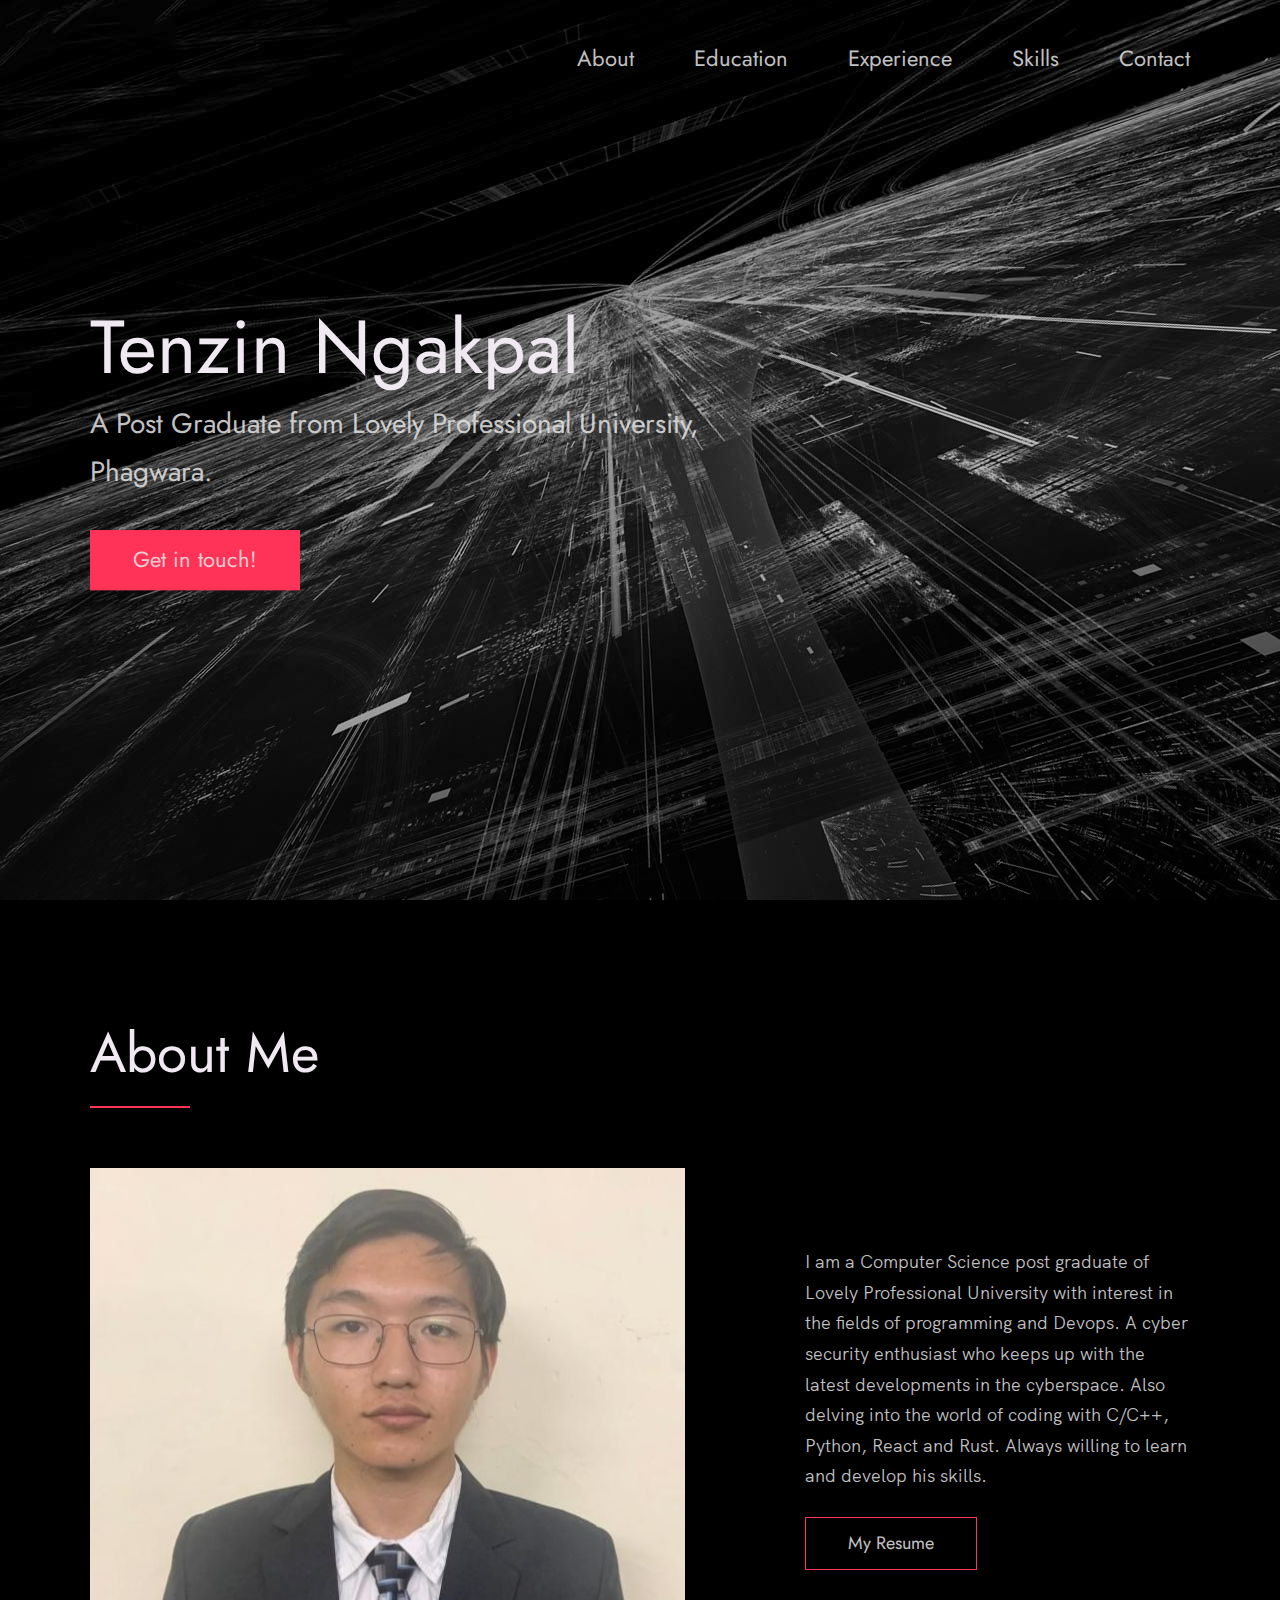
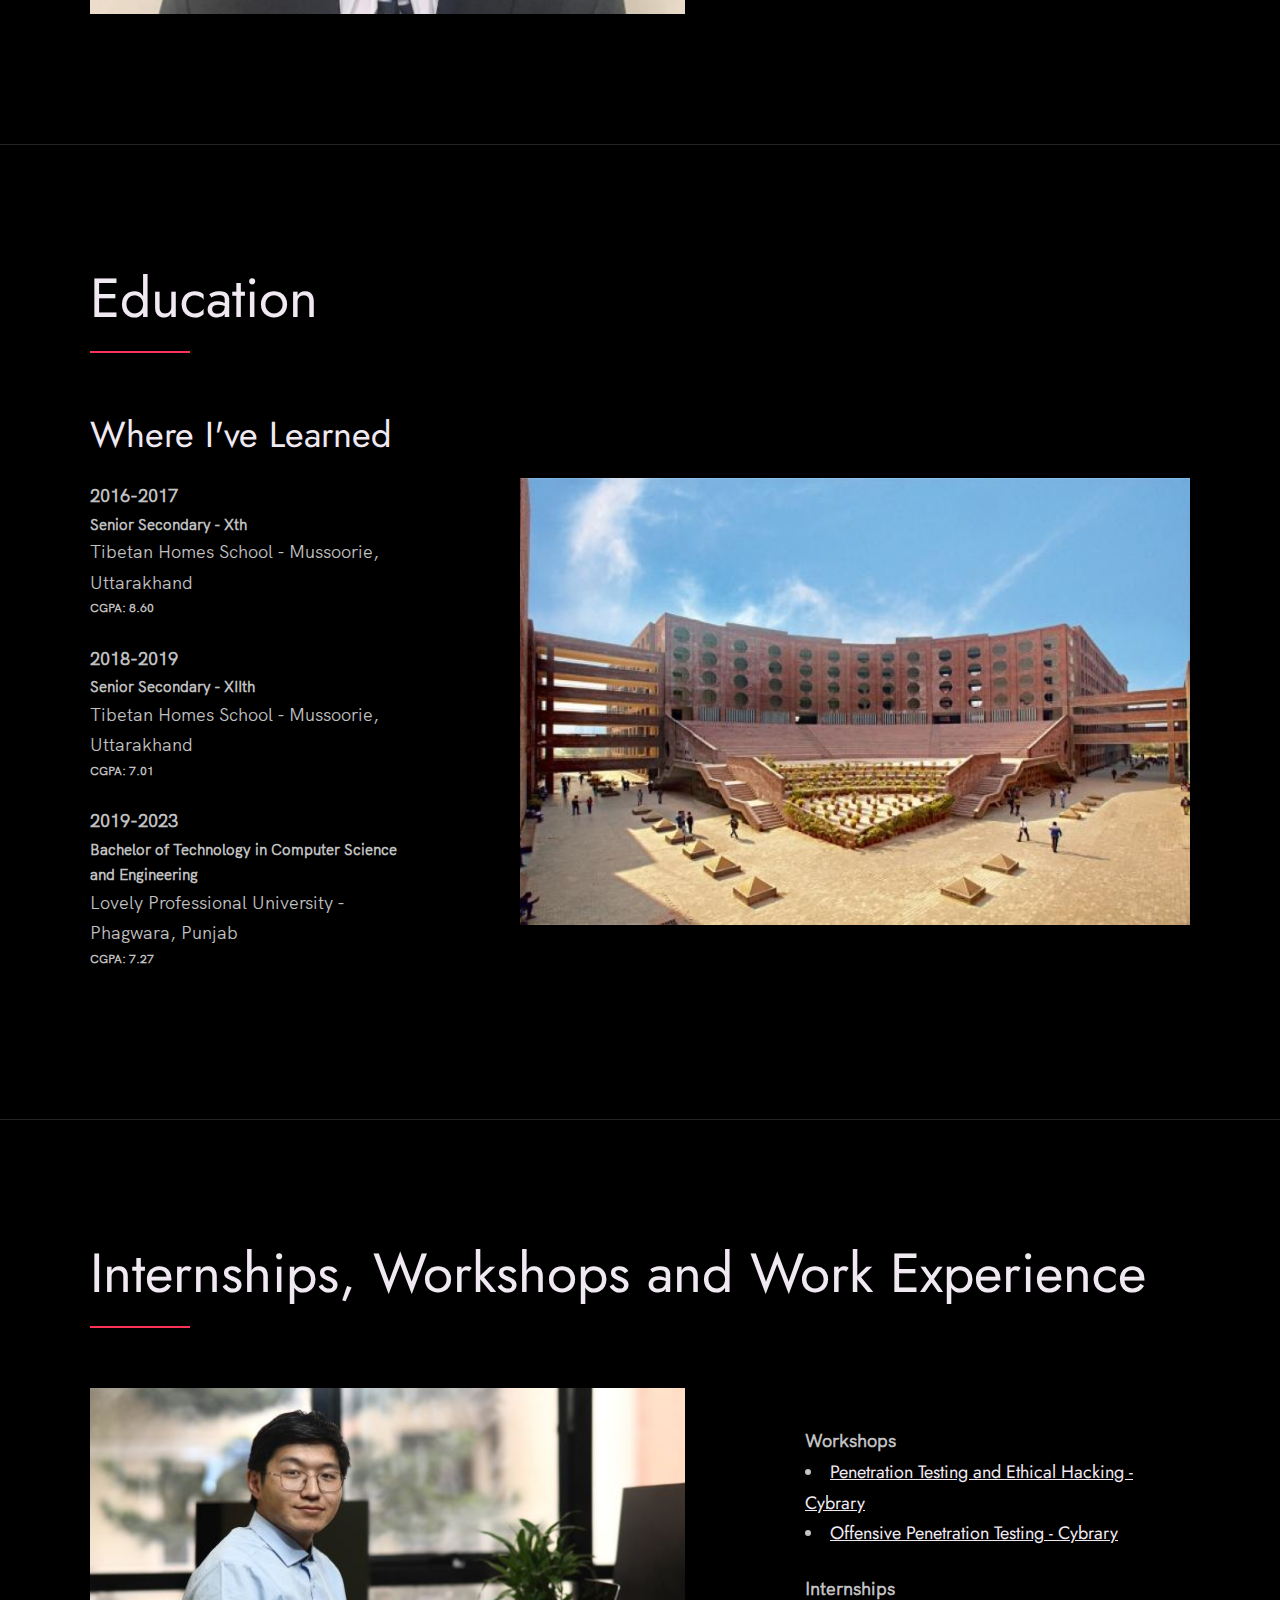
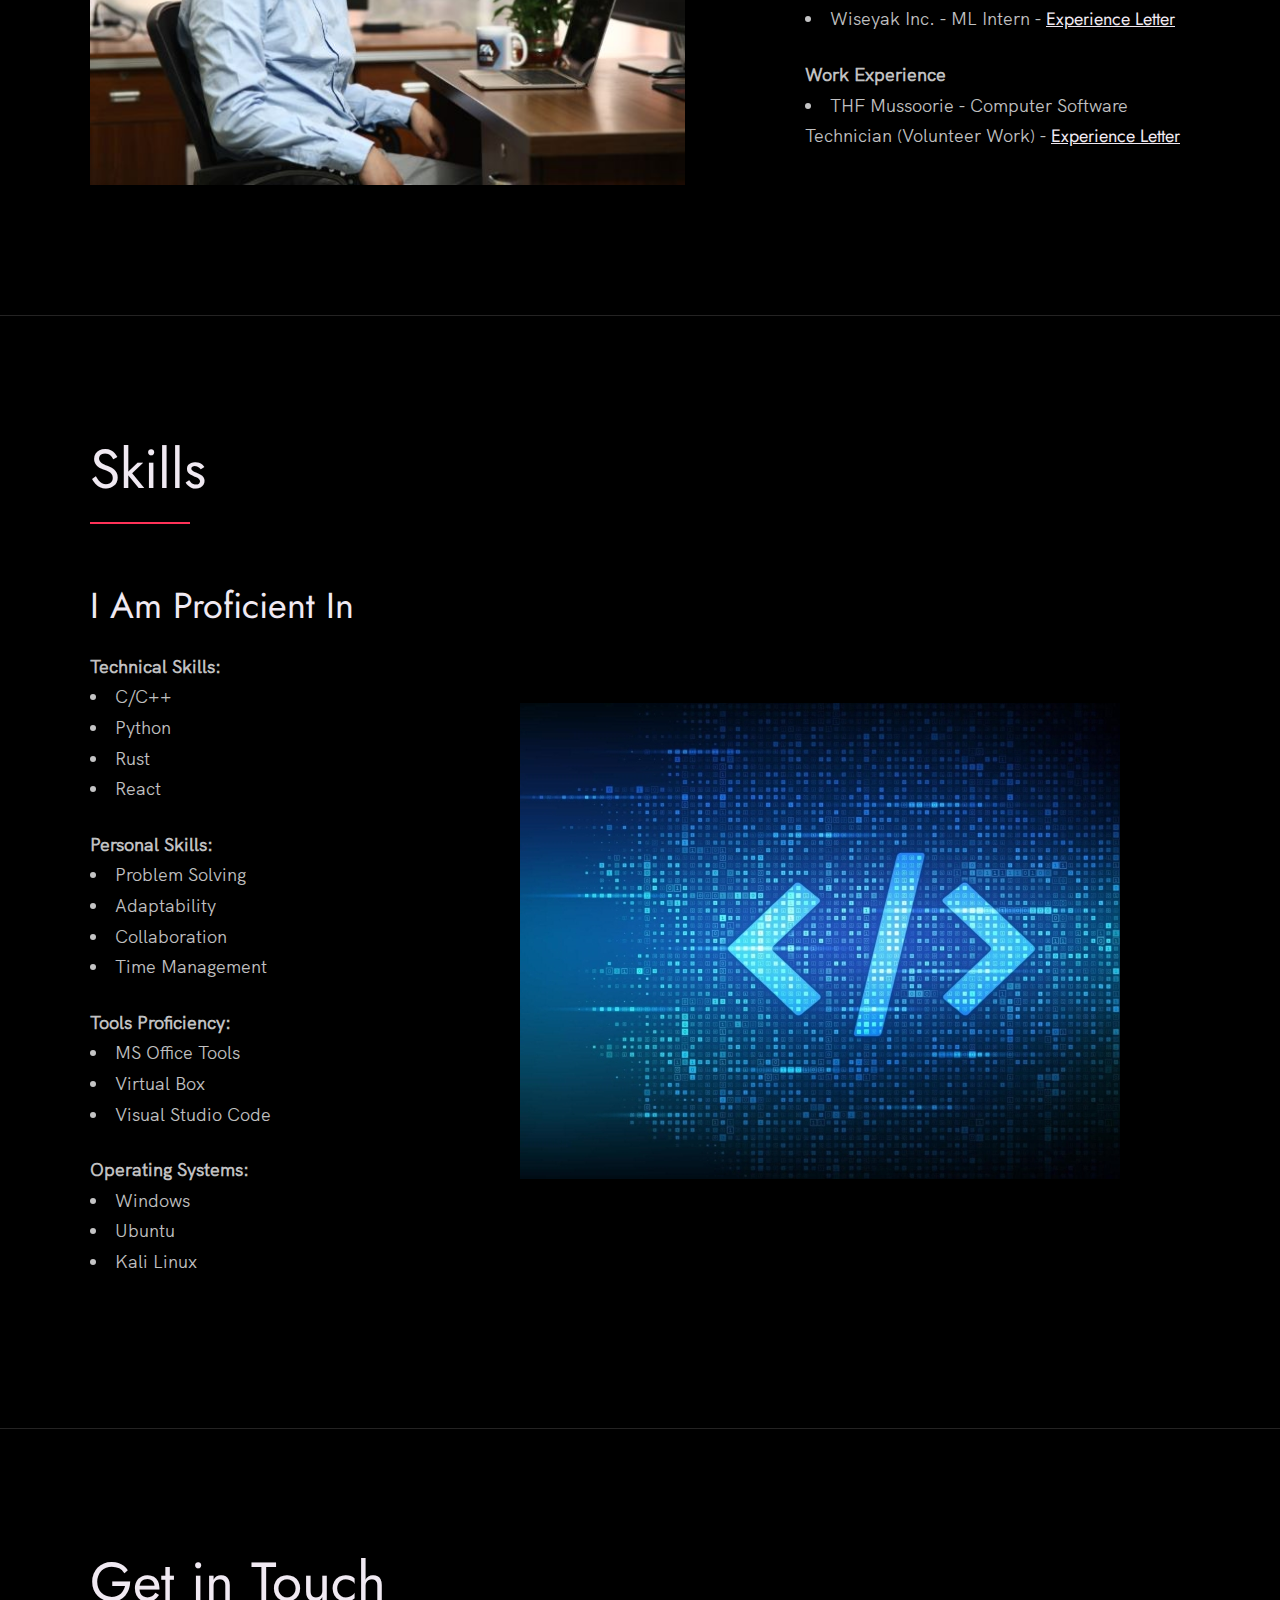
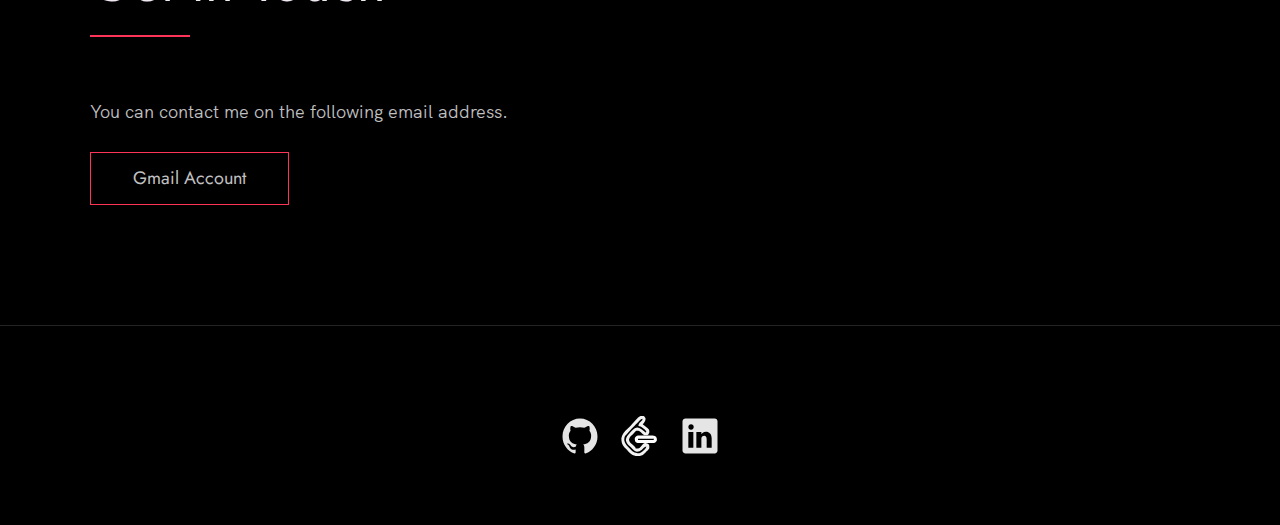
<file: index.html>
<!DOCTYPE html>
<html lang="en">

<head>
  <meta charset="UTF-8" />
  <meta name="viewport" content="width=device-width, initial-scale=1.0" />
  <link rel="shortcut icon" type="image/png" href="./images/favicon.png" />

  <!-- Put your site title here -->
  <title>
    Tenzin Ngakpal's Portfolio.
  </title>

  <meta name="description" content="A post graduate who is interested in the fields of Cyber Security and Devops.">
  <!-- Coding Keywords for metadata -->
  <meta name="keywords" content="React, C/C++, Python, Rust" />
  <link rel="stylesheet" href="index.css" />
</head>

<body>

  <!-- ***** Header ***** -->

  <header class="header" role="banner" id="top">
    <div class="row">
      <nav class="nav" role="navigation">
        <ul class="nav__items">
          <li class="nav__item"><a href="#about" class="nav__link">About</a></li>
          <li class="nav__item"><a href="#education" class="nav__link">Education</a></li>
          <li class="nav__item"><a href="#experience" class="nav__link">Experience</a></li>
          <li class="nav__item"><a href="#skills" class="nav__link">Skills</a></li>
<!--      <li class="nav__item"><a href="#projects" class="nav__link">Projects</a></li>  -->
          <li class="nav__item"><a href="#contact" class="nav__link">Contact</a></li>
        </ul>
      </nav>
    </div>
    <div class="header__text-box row">
      <div class="header__text">
        <h1 class="heading-primary">
          <!-- Replace the following name with your name -->
          <span>Tenzin Ngakpal</span>
        </h1>
        <!-- Put a small paragraph about yourself -->
        <p>A Post Graduate from Lovely Professional University, Phagwara.</p>
        <a href="#contact" class="btn btn--pink">Get in touch!</a>
      </div>
    </div>
  </header>

  <main role="main">

    <!-- ***** About ***** -->
    <section class="about" id="about">
        <div class="row">
            <h2>About Me</h2>
            <div class="about__content">
                <div class="about__text">
                <!-- Replace the below paragraph with info about yourself -->
                <p>
                    I am a Computer Science post graduate of Lovely Professional University with interest in the fields of programming and Devops. 
                    A cyber security enthusiast who keeps up with the latest developments in the cyberspace.
                    Also delving into the world of coding with C/C++, Python, React and Rust.
                    Always willing to learn and develop his skills.
                </p>
                <!-- Provide a link to your resume -->
                <a href="./Documents/Resume.pdf" class="btn" target="_blank">My Resume</a>
                </div>

                <div class="about__photo-container">
                <!-- Add a nice photo of yourself -->
                <img class="about__photo" src="./images/tenzin-ngakpal.jpg" alt="" />
                </div>
            </div>
        </div>
    </section>

    <!-- ***** Education ***** -->
    <section class="education" id="education">
      <div class="row">
        <h2>Education</h2>
        <div class="edu__boxes">
          <!-- Each div with the edu__box class is a project. -->
          <div class="edu__box">
            <div class="edu__text">
              <h3>Where I've Learned</h3>
              <ul class="edu__list">
                <p>
                  <h4>2016-2017</h4>
                  <h5>Senior Secondary - Xth</h5>
                  Tibetan Homes School - Mussoorie, Uttarakhand
                  <h6>CGPA: 8.60</h6>
                </p>
                <p>
                  <h4>2018-2019</h4>
                  <h5>Senior Secondary - XIIth</h5>
                  Tibetan Homes School - Mussoorie, Uttarakhand
                  <h6>CGPA: 7.01</h6>
                </p>
                <p>
                  <h4>2019-2023</h4>
                  <h5>Bachelor of Technology in Computer Science and Engineering</h5>
                  Lovely Professional University - Phagwara, Punjab
                  <h6>CGPA: 7.27</h6>
                </p>
            </div>

            <div class="edu__image-box">
              <img src="./images/lpu.jpg" class="edu__image" alt="Lovely Campus" />
            </div>
          </div>
        </div>
      </div>
    </section>

    <!-- ***** Experience ***** -->
    <section class="experience" id="experience">
      <div class="row">
          <h2>Internships, Workshops and Work Experience</h2>
          <div class="about__content">
              <div class="about__text">
                <ul class="edu__list">
                  <p>
                    <h4>Workshops</h4>
                    <li><a href="./Documents/CoPTaEH.pdf" title="Certificate for Completion of Course Linked" target="_blank">Penetration Testing and Ethical Hacking - Cybrary</a></li>
                    <li><a href="./Documents/CoOPT.pdf" title="Certificate for Completion of Course Linked" target="_blank">Offensive Penetration Testing - Cybrary</a></li>
                  </p>
                  <p>
                    <h4>Internships</h4>
                    <li>
                      Wiseyak Inc. - ML Intern - <a href="./Documents/WYEL.pdf" target="_blank">Experience Letter</a>
                    </li>
                  </p>
                  <p>
                    <h4>Work Experience</h4>
                    <li>
                      THF Mussoorie - Computer Software Technician (Volunteer Work) - <a href="./Documents/THFEL.pdf" target="_blank">Experience Letter</a>
                    </li>
                  </p>
                </ul>
              </div>

                <div class="about__photo-container">
                <!-- Add a nice photo of yourself -->
                  <img class="about__photo" src="./images/internship.jpg" alt="" />
                </div>
              </div>
          </div>
    </section>

    <!-- ***** Skills ***** -->
    <section class="skills" id="skills">
      <div class="row">
        <h2>Skills</h2>
        <div class="edu__boxes">
          <!-- Each div with the edu__box class is a project. -->
          <div class="edu__box">
            <div class="edu__text">
              <h3>I Am Proficient In</h3>
              <ul class="edu__list">
                <p>
                  <h4>Technical Skills:</h4>
                  <li>C/C++</li>
                  <li>Python</li>
                  <li>Rust</li>
                  <li>React</li>
                </p>
                <p>
                  <h4>Personal Skills:</h4>
                  <li>Problem Solving</li>
                  <li>Adaptability</li>
                  <li>Collaboration</li>
                  <li>Time Management</li>
                </p>
                <p>
                  <h4>Tools Proficiency:</h4>
                  <li>MS Office Tools</li>
                  <li>Virtual Box</li>
                  <li>Visual Studio Code</li>
                </p>
                <p>
                  <h4>Operating Systems:</h4>
                  <li>Windows</li>
                  <li>Ubuntu</li>
                  <li>Kali Linux</li>
                </p>
            </div>

            <div class="edu__image-box">
              <img src="./images/coding.jpg" class="edu__image" alt="Lovely Campus" />
            </div>
          </div>
    </section>

    <!-- ***** Projects ***** 
    <section class="projects" id="projects">
      <div class="row">
        <h2>Projects</h2>
        <div class="project__logos">
          <img src="./images/ronjones.png" class="project__logo" alt="Company 2" />
          <img src="./images/goldengrid.png" class="project__logo" alt="Company 3" />
          <img src="./images/bullseye.png" class="project__logo" alt="Company 1" />
          <img src="./images/mighty-furnitures.png" class="project__logo" alt="Company 1" />
          <img src="./images/fastlane.png" class="project__logo" alt="Company 3" />
          <img src="./images/chippy.png" class="project__logo" alt="Company 1" />
        </div>
      </div>
    </section>
-->

</main>

  <!-- ***** Contact ***** -->

  <section class="contact" id="contact">
    <div class="row">
      <h2>Get in Touch</h2>
      <div class="contact__info">
        <p>
          You can contact me on the following email address.
        </p>
        <!-- Replace the email with yours -->
        <a href="mailto:tngakpal@gmail.com" class="btn">Gmail Account</a>
      </div>
    </div>
  </section>

  <!-- ***** Footer ***** -->

  <footer role="contentinfo" class="footer">
    <div class="row">
      <!-- Update the links to point to your accounts -->
      <ul class="footer__social-links">
        <!--<li class="footer__social-link-item">
          <a href="https://twitter.com/tenzinngakpal/" title="Link to Twitter Profile" target="_blank">
            <img src="./images/twitter.svg" class="footer__social-image" alt="Twitter">
          </a>
        </li>-->
        <li class="footer__social-link-item">
          <a href="https://github.com/TenzinNgakpal" title="Link to Github Profile" target="_blank">
            <img src="./images/github.svg" class="footer__social-image" alt="Github">
          </a>
        </li>
        <li class="footer__social-link-item">
          <a href="https://leetcode.com/u/Tngakpal" title="Link to LeetCode Profile" target="_blank">
            <img src="./images/leetcode.svg" class="footer__social-image" alt="Leetcode">
          </a>
        </li>
        <li class="footer__social-link-item">
          <a href="https://www.linkedin.com/in/ngakpal/" target="_blank">
            <img src="./images/linkedin.svg" title="Link to Linkedin Profile" class="footer__social-image" alt="Linkedin">
          </a>
        </li>
      </ul>
    </div>
  </footer>

  <a href="#top" class="back-to-top" title="Back to Top">
    <img src="./images/arrow-up.svg" alt="Back to Top" class="back-to-top__image"/>
  </a>
  <script src="./index.js"></script>
</body>

</html>
</file>
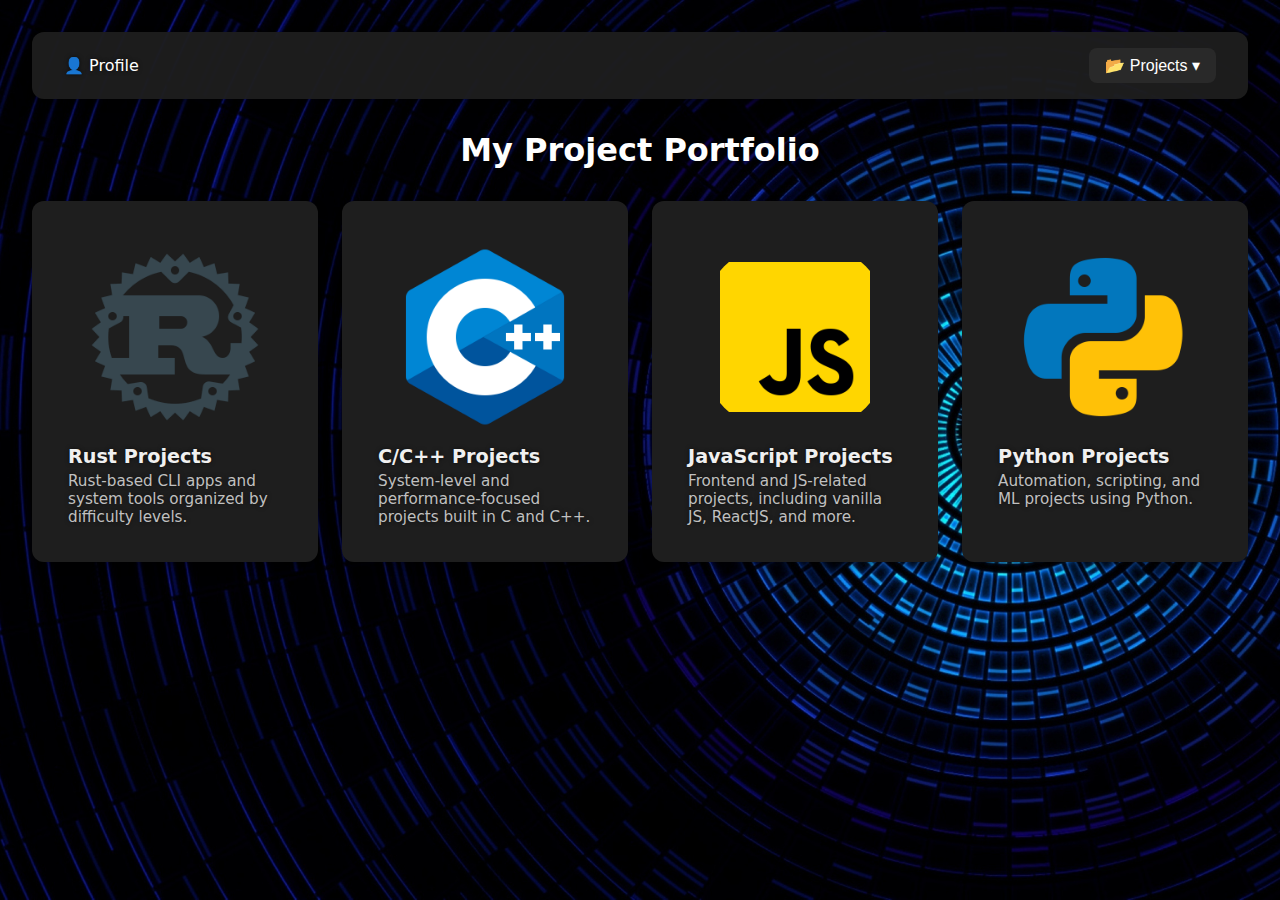
<file: project-portfolio/index.html>
<!DOCTYPE html>
<html lang="en">
<head>
  <meta charset="UTF-8" />
  <title>My Project Portfolio</title>
  <link rel="stylesheet" href="style.css" />
</head>
<body>
    <!--Navigation-->
    <nav class="navbar">
    <div class="navbar-left">
        <a href="https://tenzinngakpal.github.io/TenzinNgakpal/">👤 Profile</a>
    </div>
    <div class="navbar-right">
        <div class="dropdown">
        <button class="dropbtn">📂 Projects ▾</button>
        <div class="dropdown-content">
            <a href="rust/index.html">Rust</a>
            <a href="cpp/index.html">C/C++</a>
            <a href="javascript/index.html">JavaScript</a>
            <a href="python/index.html">Python</a>
        </div>
        </div>
    </div>
    </nav>
    
    <!--Home Page-->
    <center><h1>My Project Portfolio</h1></center>
    <div class="project-grid">
        <div class="card">
        <a href="rust/index.html">
            <img src="rust/rust-logo.png" alt="Rust Logo">
            <h2>Rust Projects</h2>
            <p>Rust-based CLI apps and system tools organized by difficulty levels.</p>
        </a>
        </div>

        <div class="card">
        <a href="cpp/index.html">
            <img src="cpp/cpp-logo.png" alt="C/C++ Logo">
            <h2>C/C++ Projects</h2>
            <p>System-level and performance-focused projects built in C and C++.</p>
        </a>
        </div>

        <div class="card">
        <a href="javascript/index.html">
            <img src="javascript/js-logo.png" alt="JavaScript Logo">
            <h2>JavaScript Projects</h2>
            <p>Frontend and JS-related projects, including vanilla JS, ReactJS, and more.</p>
        </a>
        </div>

        <div class="card">
        <a href="python/index.html">
            <img src="python/python-logo.png" alt="Python Logo">
            <h2>Python Projects</h2>
            <p>Automation, scripting, and ML projects using Python.</p>
        </a>
        </div>
    </div>
</body>
</html>
</file>
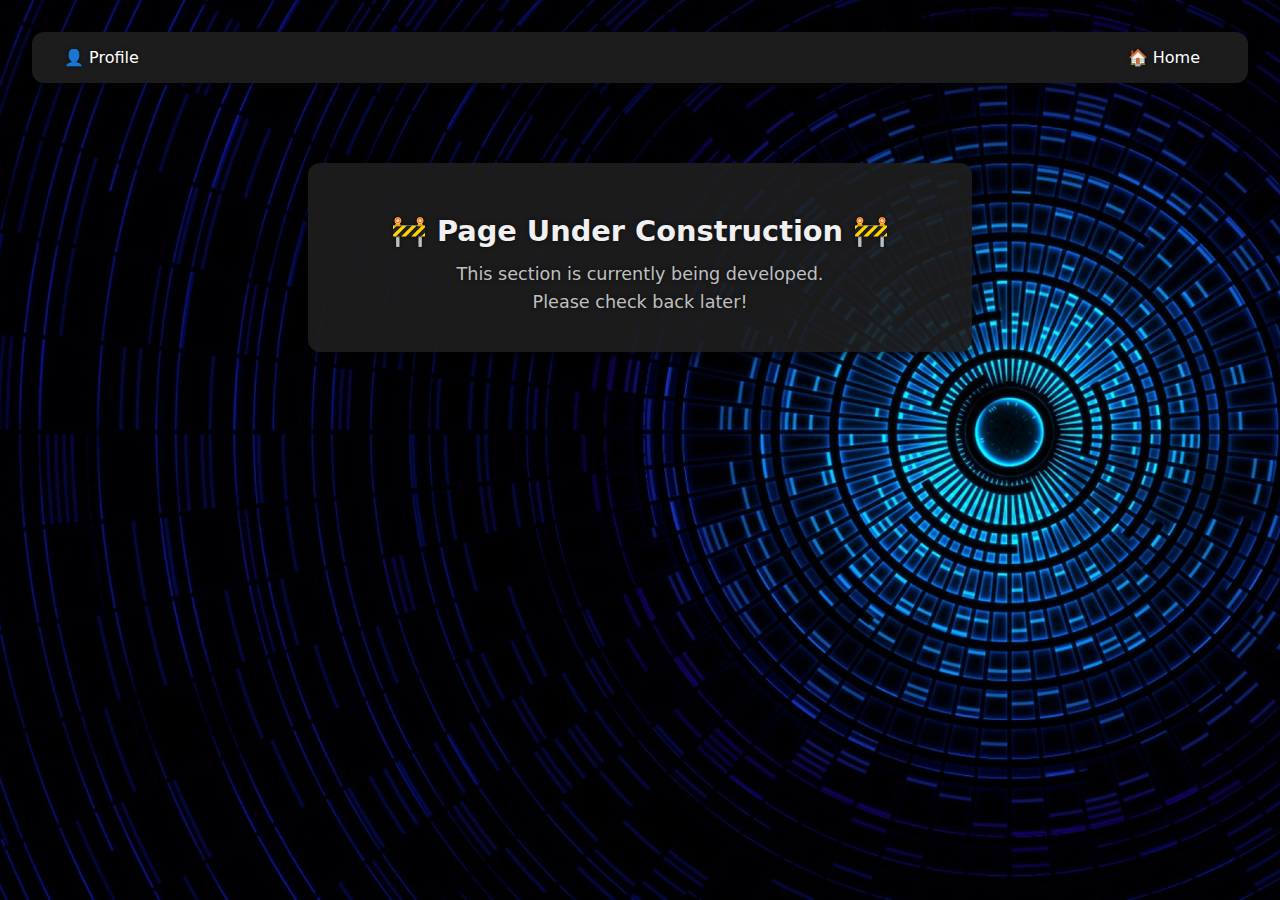
<file: project-portfolio/cpp/index.html>
<!DOCTYPE html>
<html lang="en">
<head>
    <meta charset="UTF-8">
    <title>Under Construction</title>
    <link rel="stylesheet" href="../style.css">
</head>
<body>
    <!--Navigation-->
    <nav class="navbar">
        <div class="navbar-left">
            <a href="https://tenzinngakpal.github.io/TenzinNgakpal/">👤 Profile</a>
        </div>
        <div class="navbar-right">
            <a href="../index.html">🏠 Home</a>
        </div>
    </nav>

    <div class="under-construction-container">
        <h1>🚧 Page Under Construction 🚧</h1>
        <p>This section is currently being developed.</p>
        <p>Please check back later!</p>
    </div>
</body>
</html>
</file>
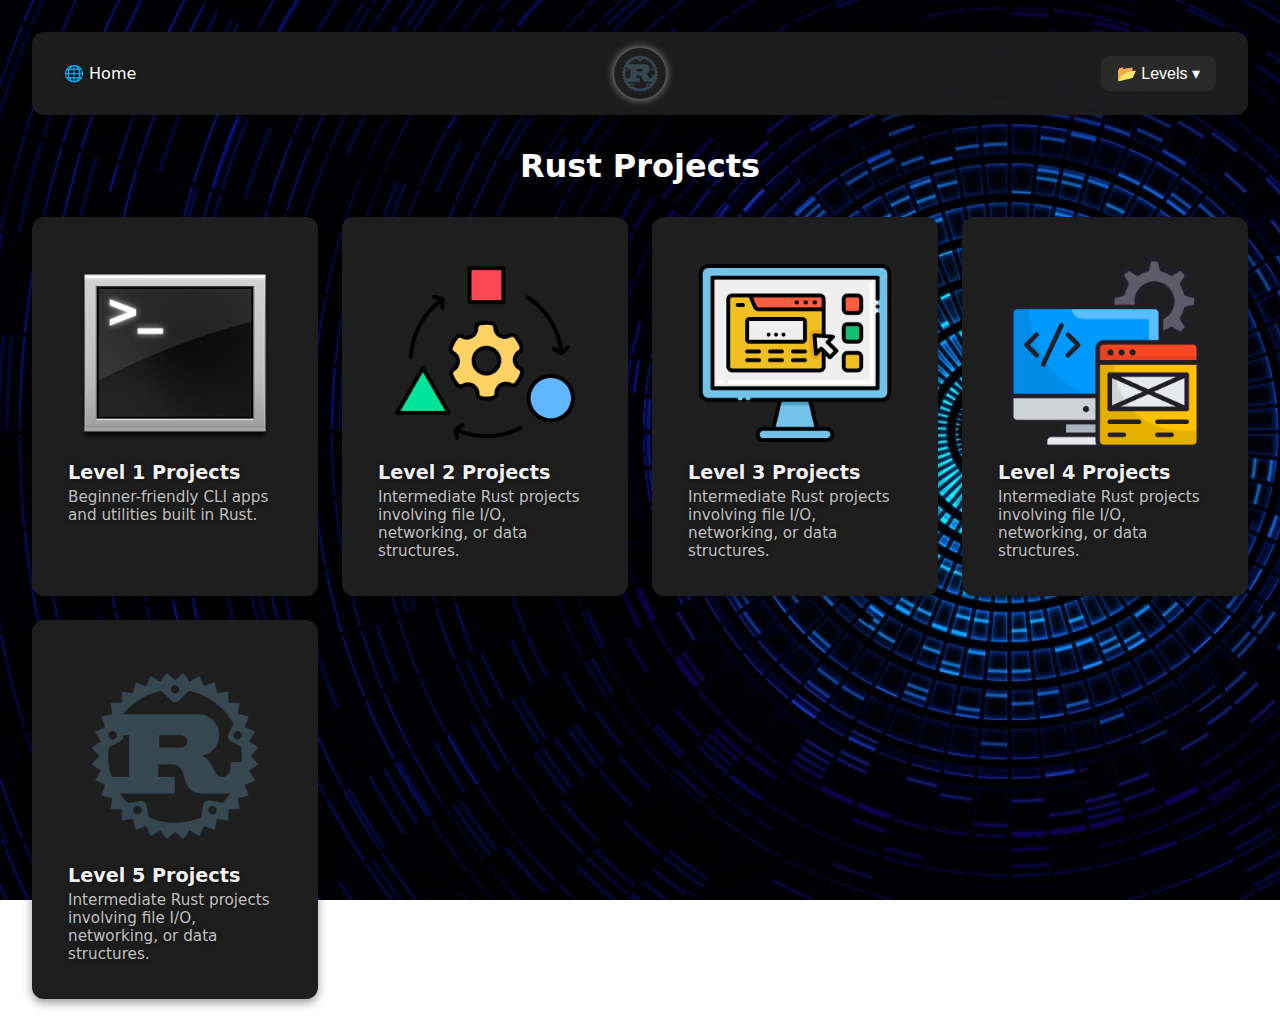
<file: project-portfolio/rust/index.html>
<!DOCTYPE html>
<html lang="en">
<head>
  <meta charset="UTF-8" />
  <title>Rust Projects</title>
  <link rel="stylesheet" href="style.css" />
</head>
<body>
    <nav class="navbar">
    <div class="navbar-left">
        <a href="../index.html">🌐 Home</a>
    </div>

    <div class="navbar-center">
        <img src="rust-logo.png" alt="Rust Logo" class="navbar-logo" />
    </div>

    <div class="navbar-right">
        <div class="dropdown">
        <button class="dropbtn">📂 Levels ▾</button>
        <div class="dropdown-content">
            <a href="level-1/index.html">Level 1</a>
            <a href="level-2/index.html">Level 2</a>
            <a href="level-3/index.html">Level 3</a>
            <a href="level-4/index.html">Level 4</a>
            <a href="level-5/index.html">Level 5</a>
        </div>
        </div>
    </div>
    </nav>


    <center><h1>Rust Projects</h1></center>
    
    <div class="project-grid">
        <div class="card">
        <a href="level-1/index.html">
            <img src="level-1/cli-logo.png" alt="Rust Level 1">
            <h2>Level 1 Projects</h2>
            <p>Beginner-friendly CLI apps and utilities built in Rust.</p>
        </a>
        </div>

        <div class="card">
        <a href="level-2/index.html">
            <img src="level-2/net-logo.png" alt="Rust Level 2">
            <h2>Level 2 Projects</h2>
            <p>Intermediate Rust projects involving file I/O, networking, or data structures.</p>
        </a>
        </div>

        <div class="card">
        <a href="level-3/index.html">
            <img src="level-3/app-logo.png" alt="Rust Level 3">
            <h2>Level 3 Projects</h2>
            <p>Intermediate Rust projects involving file I/O, networking, or data structures.</p>
        </a>
        </div>

        <div class="card">
        <a href="level-4/index.html">
            <img src="level-4/project-logo.png" alt="Rust Level 4">
            <h2>Level 4 Projects</h2>
            <p>Intermediate Rust projects involving file I/O, networking, or data structures.</p>
        </a>
        </div>

        <div class="card">
        <a href="level-5/index.html">
            <img src="rust-logo.png" alt="Rust Level 5">
            <h2>Level 5 Projects</h2>
            <p>Intermediate Rust projects involving file I/O, networking, or data structures.</p>
        </a>
        </div>

        <!-- Add more level cards as needed -->
    </div>
</body>
</html>
</file>
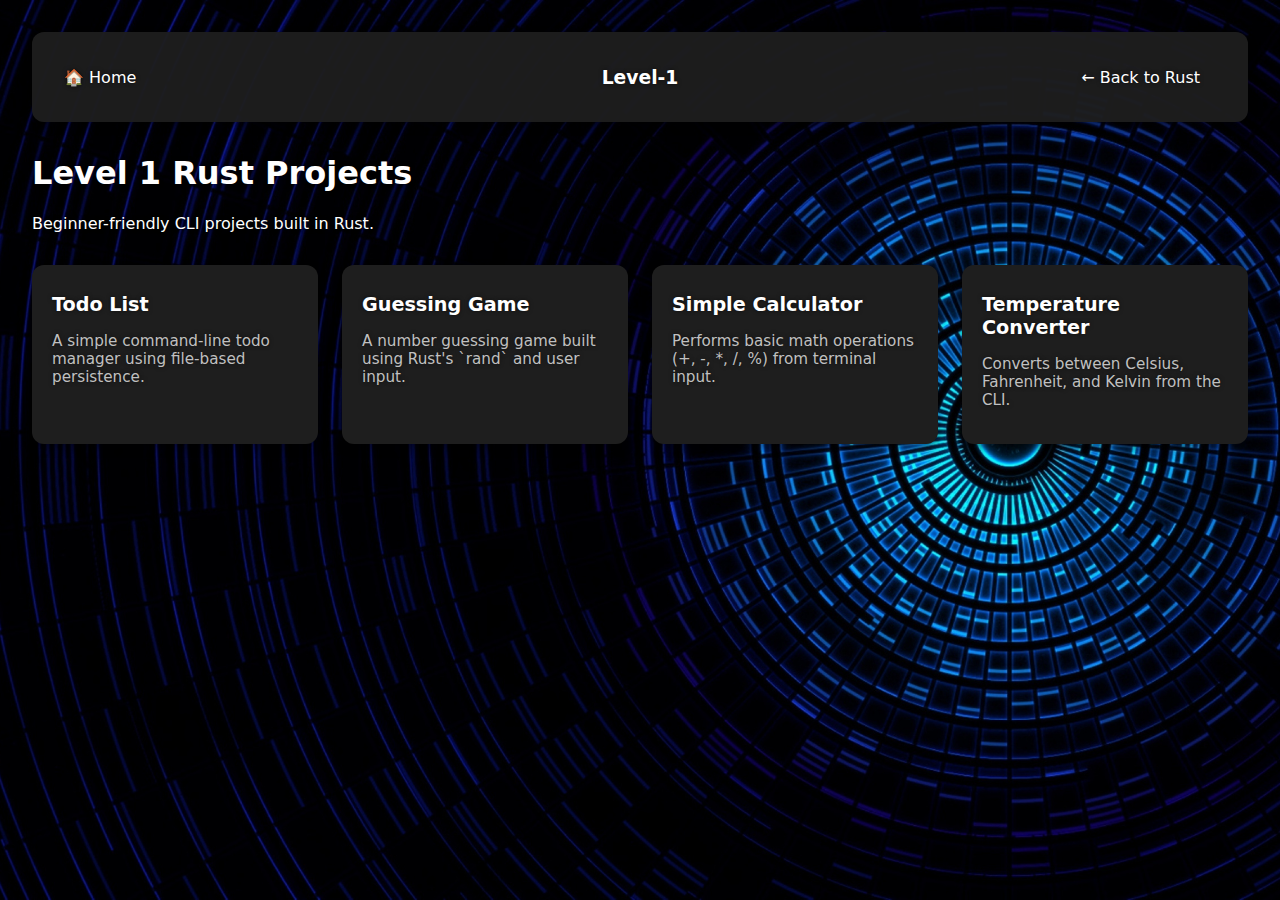
<file: project-portfolio/rust/level-1/index.html>
<!DOCTYPE html>
<html lang="en">
<head>
  <meta charset="UTF-8" />
  <title>Rust - Level 1 Projects</title>
  <link rel="stylesheet" href="style.css" />
</head>
<body>

  <nav class="navbar">
    <div class="navbar-left">
      <a href="../../index.html">🏠 Home</a>
    </div>

    <div class="navbar-center">
      <h3>Level-1</h3>
    </div>

    <div class="navbar-right">
      <a href="../index.html">← Back to Rust</a>
    </div>
  </nav>

  <h1>Level 1 Rust Projects</h1>
  <p>Beginner-friendly CLI projects built in Rust.</p>

  <div id="project-grid" class="project-grid">
    <!-- Cards will be dynamically inserted here -->
  </div>

  <!-- Load the projects data -->
  <script src="projects.js"></script>

  <!-- Render the cards -->
  <script>
    const grid = document.getElementById('project-grid');
    projects.forEach(project => {
      const card = document.createElement('div');
      card.className = 'card';
      card.innerHTML = `
        <h2><a href="${project.url}" target="_blank">${project.name}</a></h2>
        <p>${project.description}</p>
      `;
      grid.appendChild(card);
    });
  </script>


</body>
</html>
</file>
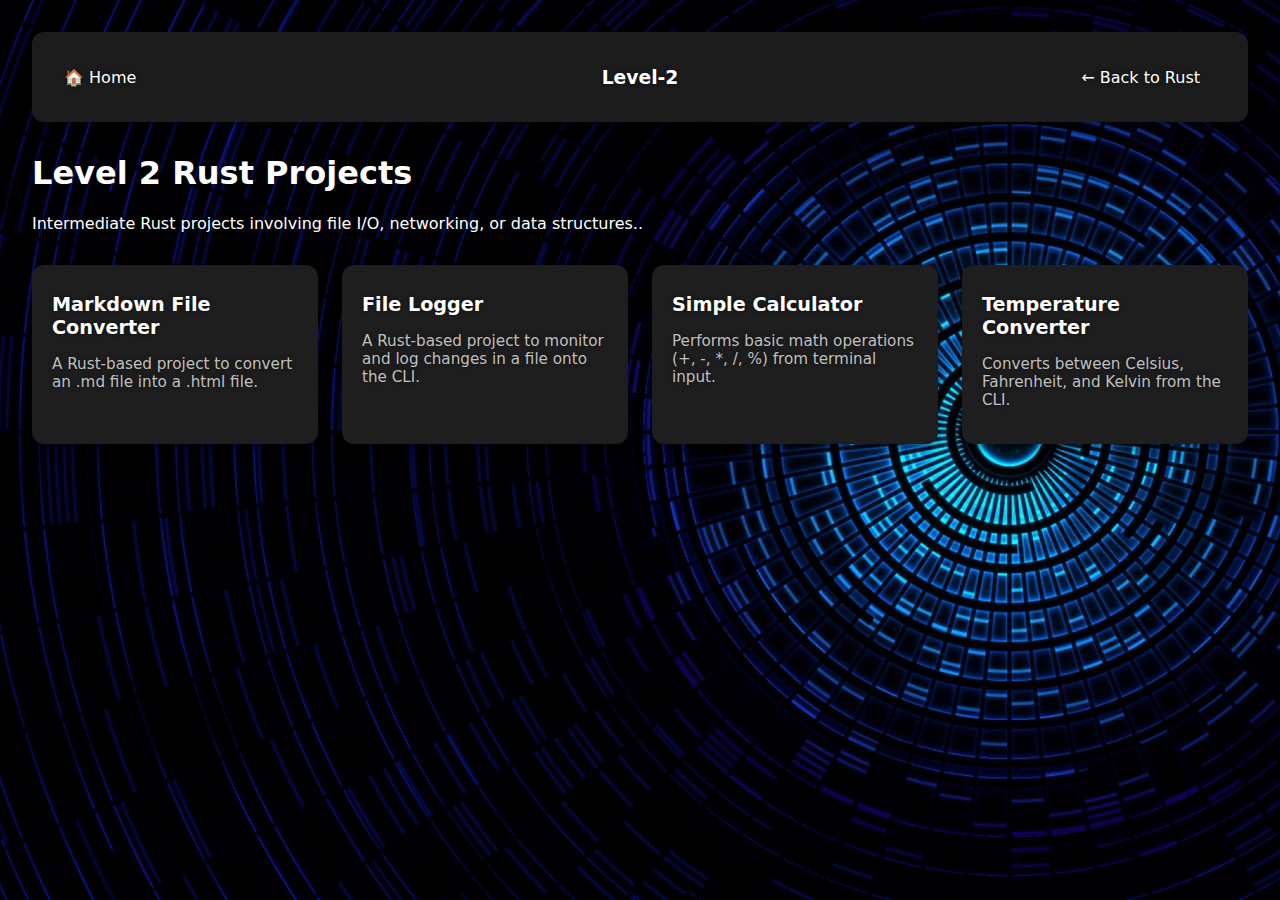
<file: project-portfolio/rust/level-2/index.html>
<!DOCTYPE html>
<html lang="en">
<head>
  <meta charset="UTF-8" />
  <title>Rust - Level 2 Projects</title>
  <link rel="stylesheet" href="style.css" />
</head>
<body>

  <nav class="navbar">
    <div class="navbar-left">
      <a href="../../">🏠 Home</a>
    </div>

    <div class="navbar-center">
      <h3>Level-2</h3>
    </div>

    <div class="navbar-right">
      <a href="../">← Back to Rust</a>
    </div>
  </nav>

  <h1>Level 2 Rust Projects</h1>
  <p>Intermediate Rust projects involving file I/O, networking, or data structures..</p>

  <div id="project-grid" class="project-grid">
    <!-- Cards will be dynamically inserted here -->
  </div>

  <!-- Load the projects data -->
  <script src="projects.js"></script>

  <!-- Render the cards -->
  <script>
    const grid = document.getElementById('project-grid');
    projects.forEach(project => {
      const card = document.createElement('div');
      card.className = 'card';
      card.innerHTML = `
        <h2><a href="${project.url}" target="_blank">${project.name}</a></h2>
        <p>${project.description}</p>
      `;
      grid.appendChild(card);
    });
  </script>


</body>
</html>
</file>
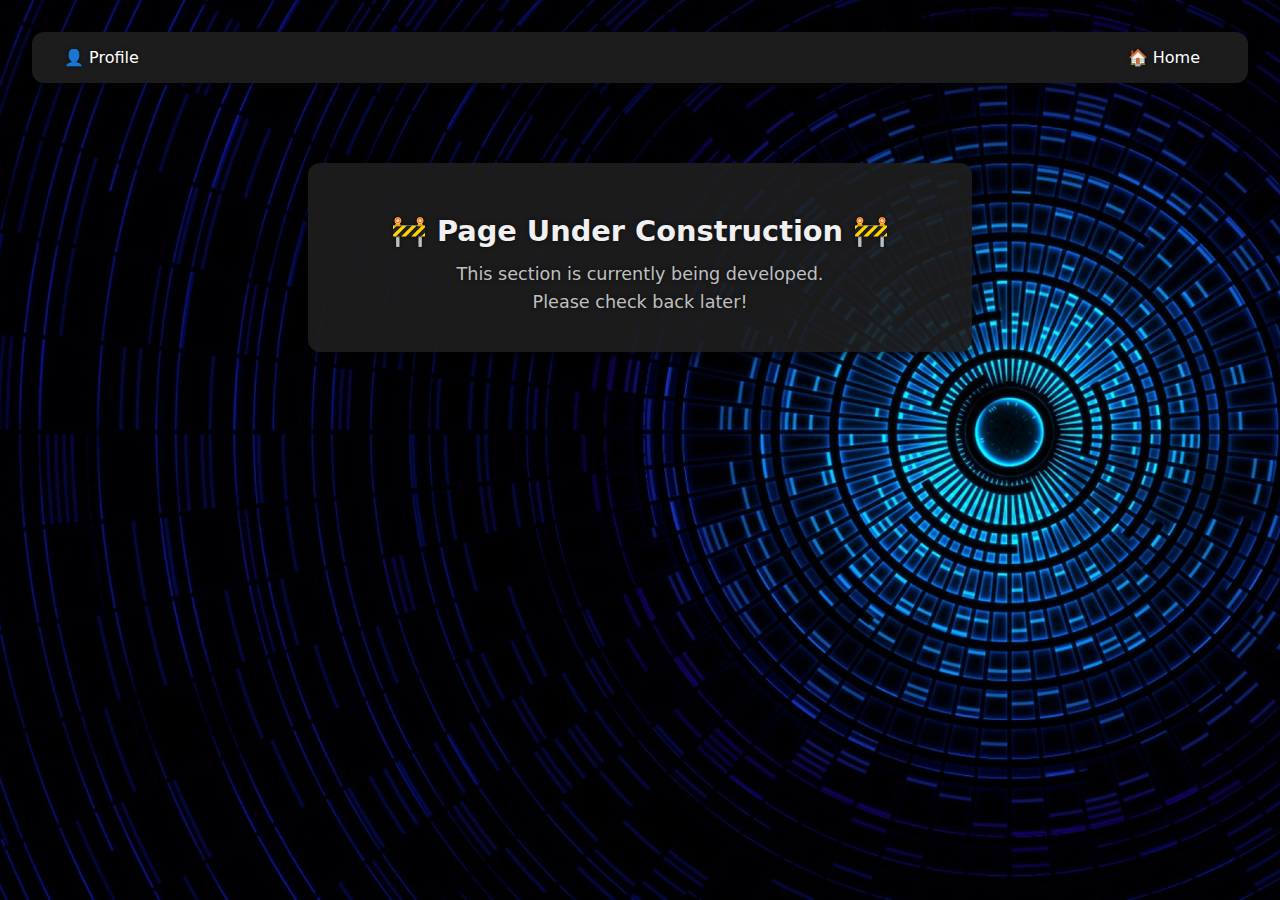
<file: project-portfolio/rust/level-3/index.html>
<!DOCTYPE html>
<html lang="en">
<head>
    <meta charset="UTF-8">
    <title>Under Construction</title>
    <link rel="stylesheet" href="../../style.css">
</head>
<body>
    <!--Navigation-->
    <nav class="navbar">
        <div class="navbar-left">
            <a href="../../../">👤 Profile</a>
        </div>
        <div class="navbar-right">
            <a href="../../">🏠 Home</a>
        </div>
    </nav>

    <div class="under-construction-container">
        <h1>🚧 Page Under Construction 🚧</h1>
        <p>This section is currently being developed.</p>
        <p>Please check back later!</p>
    </div>
</body>
</html>
</file>
<file: index.css>
/* --------------------------------------- */
/* ----- Basic Setup ----- */
/* --------------------------------------- */

@font-face {
    font-family: 'Hk Grotesk';
    font-style: normal;
    font-weight: 400;
    src: url('./fonts/HKGrotesk-Regular.woff') format('woff');
}

@font-face {
    font-family: 'Jost';
    font-style: normal;
    font-weight: 400;
    src: url('./fonts/Jost-Regular.ttf') format('woff');
}

* {
    margin: 0;
    padding: 0;
    box-sizing: inherit;
}

:root {
    --font-size-small: 1.8rem;
    --font-size-normal: 2.2rem;
    --font-size-medium: 2.8rem;
    --font-size-medium-1: 3.6rem;
    --font-size-large: 5.5rem;
    --font-size-huge: 7.5rem;
    --font-stack: 'Hk Grotesk', sans-serif;

    --line-height-normal: 1.7;
    --line-height-small: 1.2;

    --black: #000;
    --pink: #ff3258;
    --white: #f0e9f2;
    --white-1: #e5e5e6da;


    --container-max-width: 1180px;
    --container-normal-width: 800px;
    --container-medium-width: 700px; 
    --container-small-width: 500px;

    --gutter-huge: 12rem;
    --gutter-medium: 6rem;
    --gutter-normal: 3rem;
    --gutter-small-1: 2.5rem;
    --gutter-small: 2rem;

    --border-light: 1px solid rgb(36, 35, 35);
}

html {
    font-size: 62.5%; /* (16/10)*100 = 62.5% => 1rem = 10px */
    box-sizing: border-box;
    scroll-behavior: smooth;
}

@media(max-width: 1000px) {
    html {
        font-size: 52%;
    }
}

body {
    font-size: var(--font-size-small);
    font-family: var(--font-stack);
    font-weight: 400;
    color: var(--white-1);
    line-height: var(--line-height-normal);
    background: var(--black);
    overflow-x: hidden;
}

.row {
    max-width: var(--container-max-width);
    margin: 0 auto;
}

@media(max-width: 1340px) {
    .row {
        max-width: 1100px;
    }
}

@media(max-width: 1240px) {
    .row {
        padding: 0 var(--gutter-medium);
    }
}

@media(max-width: 600px) {
    .row {
        padding: 0 var(--gutter-normal);
    }
}

@media(max-width: 600px) {
    .row {
        padding: 0 var(--gutter-small);
    }
}

section {
    padding: var(--gutter-huge) 0;
    border-bottom: var(--border-light);
}

img {
    object-fit: contain;
    max-width: 100%;
}

/* --------------------------------------- */
/* ----- Headlines and Paragraphs ----- */
/* --------------------------------------- */

h1,
h2,
h3 {
    font-family: 'Jost', sans-serif;
    font-weight: 400;
    line-height: var(--line-height-small);
    color: var(--white);
}

.heading-primary {
    line-height: 1;
    font-size: var(--font-size-huge);
    font-weight: 400;
}

@media(max-width: 900px) {
    .heading-primary {
        font-size: 6.5rem;
    }
}

h2 {
    font-size: var(--font-size-large);
    margin-bottom: var(--gutter-medium);
}

h2::after {
    content: '';
    display: block;
    height: 2px;
    width: 10rem;
    background: var(--pink);
    margin: var(--gutter-small) 0;
}

h3 {
    font-size: var(--font-size-medium-1);
    margin-bottom: var(--gutter-small);
}

@media(max-width: 500px) {
    .heading-primary {
        font-size: var(--font-size-large);
    }

    h2 {
        font-size: var(--font-size-medium-1);
    }

    h3 {
        font-size: var(--font-size-medium);
    }
}

p {
    margin: var(--gutter-small-1) 0;
}

@media(max-width: 900px) {
    p { 
        max-width: var(--container-small-width);
    }
}

/* --------------------------------------- */
/* ----- Buttons and Links ----- */
/* --------------------------------------- */

a {
    color: var(--white);
    font-weight: 400;
    font-family: 'Jost', sans-serif;
    transition: all .2s;
    outline: 2px solid transparent;
}

::-moz-focus-inner {
    border: 0;
}

button:focus,
a:focus {
    outline: 2px solid var(--pink);
}

body:not(.user-is-tabbing) button:focus,
body:not(.user-is-tabbing) a:focus {
    outline: none;
}

.link:hover {
    color: var(--pink);
}

.btn {
    position: relative;
    display: inline-block;
    padding: 1rem 4.2rem;
    text-decoration: none;
    color: inherit;
    border: 1px solid  var(--pink);
    font-weight: 400;
}

.btn:focus {
    outline: none;
}

.btn::after {
    content: '';
    display: block;
    position: absolute;
    top: 0;
    left: 0;
    right: 100%;
    background: var(--white);
    height: 100%;
    z-index: -1;
    transition: all 0.2s cubic-bezier(1, 0.68, 0.16, 0.9);
}

.btn:hover::after,
.btn:focus::after {
    right: 0;
    background: var(--pink);
}

.btn--pink {
    background: var(--pink);
    transition: all 0.2s;
}

.btn--pink::after {
    display: none;
}

.btn--pink:hover,
.btn--pink:focus {
    background: transparent;
}

.link__text {
    position: relative;
    display: inline-block;
    padding: .6rem;
    color: inherit;
    text-decoration: none;
    border-bottom: 1px solid var(--pink);
}

.link__text::after {
    content: '';
    display: block;
    position: absolute;
    top: 0;
    left: 0;
    right: 100%;
    background: var(--white);
    height: 100%;
    z-index: -1;
    transition: all 0.2s cubic-bezier(1, 0.68, 0.16, 0.9);
}

.link__text:focus {
    outline: none;
}

.link__text:hover::after,
.link__text:focus:after {
    right: 0;
    background: var(--pink);
}

.link__text span {
    padding-left: 1rem;
    font-family: sans-serif;
}

/* ----- Back to Top ----- */

.back-to-top {
    position: fixed;
    bottom: 4rem;
    right: 4rem;
    display: flex;
    justify-content: center;
    align-items: center;
    height: 5.5rem;
    width: 5.5rem;
    background-color: var(--pink);
    border-radius: 50%;
    z-index: 10;
    visibility: hidden;
    transition: all .4s;
}

.back-to-top__image {
    height: 70%;
}

@media(max-width: 900px) {
    .back-to-top {
        right: 2rem;
    }
}

@media(max-width: 500px) {
    .back-to-top {
        right: 1rem;
    }
}

/* --------------------------------------- */
/* ----- Navigation ----- */
/* --------------------------------------- */

.nav {
    display: flex;
    justify-content: flex-end;
    padding: var(--gutter-normal) 0;
}

.nav__items {
    display: flex;
    list-style: none;
}

.nav__item:not(:last-child) {
    margin-right: var(--gutter-medium);
}

@media(max-width: 500px) {
    .nav {
        justify-content: center;
    }
}

@media(max-width: 400px) {
    .nav__item:not(:last-child) {
        margin-right: var(--gutter-normal);
    }
}

@media(max-width: 300px) {
    .nav {
        font-size: var(--font-size-small);
    }
}

.nav__link {
    position: relative;
    display: inline-block;
    padding: 1rem 0;
    text-decoration: none;
    color: inherit;
    transition: all .2s;
}

.nav__link::after {
    content: '';
    position: absolute;
    bottom: 0;
    left: 0;
    right: 100%;
    display: inline-block;
    height: 1rem;
    background: var(--white);
    transition: all 0.25s cubic-bezier(1, 0.68, 0.16, 0.9);
}

.nav__link:hover {
    color: var(--pink);
}

.nav__link:hover::after {
    right: 0;
    height: 2px;
    background: var(--pink);
}

/* --------------------------------------- */
/* ----- Header ----- */
/* --------------------------------------- */

.header {
    background: linear-gradient(rgba(0,0,0, .1), rgba(0,0,0, .4)), 
        url('./images/header.jpg');
    height: 100vh;
    background-size: cover;
    background-position: center;
    background-attachment: fixed;
    font-size: var(--font-size-normal);
}

.header__text {
    position: absolute;
    top: 50%;
    transform: translateY(-50%);
}

.header__text p {
    margin: 1.5rem 0 3.5rem;
    max-width: var(--container-medium-width);
    font-family: 'Jost', sans-serif;
    font-size: var(--font-size-medium);
}

@media(max-width: 500px) {
    .header {
        text-align: center;
    }

    .header__text p {
        transform: scale(.8);
    }
}

/* --------------------------------------- */
/* ----- Education ----- */
/* --------------------------------------- */

.edu__box {
    display: flex;
    align-items: center;
}

@media(max-width: 900px) {
    .edu__box {
        align-items: initial;
        flex-direction: column-reverse;
    }
}

.edu__box:not(:last-child) {
    margin-bottom: 25rem;
}

@media(max-width: 500px) {
    .edu__box:not(:last-child) {
        margin-bottom: 20rem;
    }
}

.edu__links {
    display: flex;
    align-items: center;
}

.edu__text {
    flex: 0 0 30%;
}

.edu__list {
    /* list-style-type: square; */
    list-style-position: inside;
    margin-bottom: var(--gutter-normal);
}

.edu__code {
    display: block;
    height: 3rem;
    margin-left: var(--gutter-normal);
    transition: all .3s;
}

.edu__code:hover {
    transform: scale(1.2);
}

.edu__image-box {
    margin-bottom: var(--gutter-normal);
}

@media(min-width: 901px) {
    .edu__image-box {
        flex: 1;
        margin: 0 0 0 10rem;
    }
}

@media(max-width: 900px) {
    .edu__code {
        height: 4rem;
    }
}

/* --------------------------------------- */
/* ----- Projects ----- */
/* --------------------------------------- */

.project__logos {
    display: flex;
    justify-content: space-between;
    filter: invert(100%) grayscale(100%) opacity(.8);
}

.project__logo {
    height: 6.5rem;
    max-width: 18rem;
}

@media(max-width: 1240px) {
    .project__logos {
        overflow-x: scroll;
        padding: var(--gutter-normal);
    }

    .project__logo:not(:last-of-type) {
        margin-right: var(--gutter-medium);
    }
}

/* --------------------------------------- */
/* ----- About ----- */
/* --------------------------------------- */

.about__content {
    display: flex;
    flex-direction: row-reverse;
    align-items: center;
}

@media(max-width: 900px) {
    .about__content {
        flex-direction: column-reverse;
        align-items: initial;
    }
}

.about__photo-container {
    margin-bottom: var(--gutter-normal);
}

@media(min-width: 901px) {
    .about__text {
        flex: 0 0 35%;
    }
    
    .about__photo-container {
        flex: 1;
        margin: 0 var(--gutter-huge) 0 0;
    }
}

/* --------------------------------------- */
/* ----- Contact ----- */
/* --------------------------------------- */

.contact__info {
    max-width: var(--container-medium-width);
}

/* --------------------------------------- */
/* ----- Footer ----- */
/* --------------------------------------- */

.footer {
    text-align: center;
    padding: var(--gutter-medium) 0 var(--gutter-normal);
}

.footer__social-links {
    display: flex;
    justify-content: center;
    padding: var(--gutter-normal) 0;
    list-style: none;
}

.footer__social-link-item:not(:last-of-type) {
    margin-right: var(--gutter-small);
}

.footer__social-image {
    height: 4rem;
}

.footer__github-buttons {
    display: flex;
    justify-content: center;
}

.footer__github-buttons iframe {
    height: 2.5rem;
    width: 84px;
    transform: translateY(3px);
}

@media(max-width: 500px) {
    .footer {
        padding: var(--gutter-medium) 0;
    } 
}
</file>
<file: project-portfolio/style.css>
body {
  font-family: system-ui, sans-serif;
  background: url("wallpaper.jpg") no-repeat center center fixed;
  background-size: cover;
  margin: 0;
  padding: 2rem;
  color: #ffffff; 
  text-shadow: 0 0 4px rgba(0, 0, 0, 0.6);
}

.project-grid {
  display: grid;
  grid-template-columns: repeat(auto-fit, minmax(260px, 1fr));
  gap: 1.5rem;
  margin-top: 2rem;
}

.card {
  background-color: #1e1e1e;
  color: #f0f0f0;
  padding: 1.25rem;
  border-radius: 12px;
  box-shadow: 0 4px 10px rgba(0, 0, 0, 0.4);
  transition: transform 0.2s ease;
}

.card:hover {
  transform: translateY(-6px);
}

.card img {
  border-radius: 50%;
  width: 200px;
  height: 200px;
  object-fit: cover;
  margin: 0 auto;
  display: block;
}


.card a {
  text-decoration: none;
  color: inherit;
  display: block;
  padding: 1rem;
}

.card h2 {
  margin-top: 0.5rem;
  margin-bottom: 0.25rem;
  font-size: 1.2rem;
}

.card p {
  margin: 0;
  color: #c0c0c0;
  font-size: 0.95rem;
}

/* ─── Navbar ─────────────────────────────── */
.navbar {
  display: flex;
  justify-content: space-between;
  align-items: center;
  background-color: rgba(30, 30, 30, 0.95);
  padding: 1rem 2rem;
  border-radius: 12px;
  box-shadow: 0 4px 8px rgba(0,0,0,0.4);
  margin-bottom: 2rem;
}

.navbar a {
  color: #ffffff;
  text-decoration: none;
  font-weight: 500;
  margin-right: 1rem;
}

.navbar a:hover {
  text-decoration: underline;
}

.dropdown {
  position: relative;
  display: inline-block;
}

.dropbtn {
  background-color: #292929;
  color: #ffffff;
  padding: 0.5rem 1rem;
  font-size: 1rem;
  border: none;
  border-radius: 8px;
  cursor: pointer;
}

.dropbtn:hover {
  background-color: #3a3a3a;
}

.dropdown-content {
  display: none;
  position: absolute;
  background-color: #2c2c2c;
  min-width: 160px;
  border-radius: 8px;
  box-shadow: 0 4px 12px rgba(0,0,0,0.5);
  z-index: 1;
}

.dropdown-content a {
  color: #f0f0f0;
  padding: 0.75rem 1rem;
  display: block;
  text-decoration: none;
}

.dropdown-content a:hover {
  background-color: #3a3a3a;
}

.dropdown:hover .dropdown-content {
  display: block;
}

.inline-logo {
  height: 1.5em;
  vertical-align: middle;
  margin-right: 0.5rem;
}

/* ─── Under Construction Placeholder ───────────────────────────── */

.under-construction-container {
    max-width: 600px;
    margin: 5rem auto;
    padding: 2rem;
    background-color: rgba(30, 30, 30, 0.9);
    color: #f0f0f0;
    text-align: center;
    border-radius: 12px;
    box-shadow: 0 4px 12px rgba(0, 0, 0, 0.6);
}

.under-construction-container h1 {
    font-size: 1.8rem;
    margin-bottom: 1rem;
}

.under-construction-container p {
    font-size: 1.1rem;
    color: #c0c0c0;
    margin: 0.5rem 0;
}
</file>
<file: project-portfolio/rust/style.css>
body {
  font-family: system-ui, sans-serif;
  background: url("../wallpaper.jpg") no-repeat center center fixed;
  background-size: cover;
  margin: 0;
  padding: 2rem;
  color: #ffffff; 
  text-shadow: 0 0 4px rgba(0, 0, 0, 0.6);
}

.project-grid {
  display: grid;
  grid-template-columns: repeat(auto-fit, minmax(260px, 1fr));
  gap: 1.5rem;
  margin-top: 2rem;
}

.card {
  background-color: #1e1e1e;
  color: #f0f0f0;
  padding: 1.25rem;
  border-radius: 12px;
  box-shadow: 0 4px 10px rgba(0, 0, 0, 0.4);
  transition: transform 0.2s ease;
}

.card:hover {
  transform: translateY(-6px);
}

.card img {
  border-radius: 8px;
  width: 200px;
  height: 200px;
  object-fit: cover;
  margin: 0 auto;
  display: block;
}



.card a {
  text-decoration: none;
  color: inherit;
  display: block;
  padding: 1rem;
}

.card h2 {
  margin-top: 0.5rem;
  margin-bottom: 0.25rem;
  font-size: 1.2rem;
}

.card p {
  margin: 0;
  color: #c0c0c0;
  font-size: 0.95rem;
}

/* ─── Navbar ─────────────────────────────── */
.navbar {
  display: flex;
  justify-content: space-between;
  align-items: center;
  flex-wrap: wrap;
  background-color: rgba(30, 30, 30, 0.95);
  padding: 1rem 2rem;
  border-radius: 12px;
  box-shadow: 0 4px 8px rgba(0, 0, 0, 0.4);
  margin-bottom: 2rem;
  position: relative;
}

.navbar-left,
.navbar-center,
.navbar-right {
  flex: 1;
  display: flex;
  align-items: center;
}

.navbar-center {
  justify-content: center;
}

.navbar-left {
  justify-content: flex-start;
}

.navbar-right {
  justify-content: flex-end;
}

.navbar-logo {
  height: 2.8rem;
  width: auto;
  border-radius: 50%;
  background-color: #1e1e1e;
  padding: 0.2rem;
  object-fit: cover;
  vertical-align: middle;
  filter: drop-shadow(0 0 4px rgba(255, 255, 255, 0.6));
}

.navbar a {
  color: #ffffff;
  text-decoration: none;
  font-weight: 500;
  margin-right: 1rem;
}

.navbar a:hover {
  text-decoration: underline;
}

.dropdown {
  position: relative;
  display: inline-block;
  z-index: 1;
}

.dropdown-content {
  display: none;
  position: absolute;
  right: 0;
  top: 100%;
  background-color: #2c2c2c;
  min-width: 160px;
  border-radius: 8px;
  box-shadow: 0 4px 12px rgba(0,0,0,0.5);
  z-index: 1000;
}

.dropbtn {
  background-color: #292929;
  color: #ffffff;
  padding: 0.5rem 1rem;
  font-size: 1rem;
  border: none;
  border-radius: 8px;
  cursor: pointer;
}

.dropbtn:hover {
  background-color: #3a3a3a;
}

.dropdown-content {
  display: none;
  position: absolute;
  background-color: #2c2c2c;
  min-width: 160px;
  border-radius: 8px;
  box-shadow: 0 4px 12px rgba(0,0,0,0.5);
  z-index: 1;
}

.dropdown-content a {
  color: #f0f0f0;
  padding: 0.75rem 1rem;
  display: block;
  text-decoration: none;
}

.dropdown-content a:hover {
  background-color: #3a3a3a;
}

.dropdown:hover .dropdown-content {
  display: block;
}

.inline-logo {
  height: 1.5em;
  vertical-align: middle;
  margin-right: 0.5rem;
}
</file>
<file: project-portfolio/rust/level-1/style.css>
/* ─── Base ─────────────────────────────── */
body {
  font-family: system-ui, sans-serif;
  background: url("../../wallpaper.jpg") no-repeat center center fixed;
  background-size: cover;
  margin: 0;
  padding: 2rem;
  color: #ffffff;
  text-shadow: 0 0 4px rgba(0, 0, 0, 0.6);
}

/* ─── Navbar ───────────────────────────── */
.navbar {
  display: flex;
  justify-content: space-between;
  align-items: center;
  flex-wrap: wrap;
  background-color: rgba(30, 30, 30, 0.95);
  padding: 1rem 2rem;
  border-radius: 12px;
  box-shadow: 0 4px 8px rgba(0, 0, 0, 0.4);
  margin-bottom: 2rem;
}

.navbar-left,
.navbar-center,
.navbar-right {
  flex: 1;
  display: flex;
  align-items: center;
}

.navbar-left {
  justify-content: flex-start;
}

.navbar-center {
  justify-content: center;
}

.navbar-right {
  justify-content: flex-end;
}

.navbar-logo {
  height: 2.8rem;
  width: auto;
  border-radius: 50%;
  background-color: #1e1e1e;
  padding: 0.2rem;
  object-fit: cover;
  vertical-align: middle;
  filter: drop-shadow(0 0 4px rgba(255, 255, 255, 0.6));
}

.navbar a {
  color: #ffffff;
  text-decoration: none;
  font-weight: 500;
  margin-right: 1rem;
}

.navbar a:hover {
  text-decoration: underline;
}

/* ─── Grid Layout ──────────────────────── */
.project-grid {
  display: grid;
  grid-template-columns: repeat(auto-fit, minmax(260px, 1fr));
  gap: 1.5rem;
  margin-top: 2rem;
}

/* ─── Card Style ───────────────────────── */
.card {
  background-color: #1e1e1e;
  color: #f0f0f0;
  padding: 1.25rem;
  border-radius: 12px;
  box-shadow: 0 4px 10px rgba(0, 0, 0, 0.4);
  transition: transform 0.2s ease;
}

.card:hover {
  transform: translateY(-6px);
}

.card h2 {
  margin-top: 0.5rem;
  font-size: 1.2rem;
}

.card h2 a {
  color: #ffffff;
  text-decoration: none;
}

.card h2 a:hover {
  text-decoration: underline;
}

.card p {
  margin-top: 0.5rem;
  color: #c0c0c0;
  font-size: 0.95rem;
}
</file>
<file: project-portfolio/rust/level-2/style.css>
/* ─── Base ─────────────────────────────── */
body {
  font-family: system-ui, sans-serif;
  background: url("../../wallpaper.jpg") no-repeat center center fixed;
  background-size: cover;
  margin: 0;
  padding: 2rem;
  color: #ffffff;
  text-shadow: 0 0 4px rgba(0, 0, 0, 0.6);
}

/* ─── Navbar ───────────────────────────── */
.navbar {
  display: flex;
  justify-content: space-between;
  align-items: center;
  flex-wrap: wrap;
  background-color: rgba(30, 30, 30, 0.95);
  padding: 1rem 2rem;
  border-radius: 12px;
  box-shadow: 0 4px 8px rgba(0, 0, 0, 0.4);
  margin-bottom: 2rem;
}

.navbar-left,
.navbar-center,
.navbar-right {
  flex: 1;
  display: flex;
  align-items: center;
}

.navbar-left {
  justify-content: flex-start;
}

.navbar-center {
  justify-content: center;
}

.navbar-right {
  justify-content: flex-end;
}

.navbar-logo {
  height: 2.8rem;
  width: auto;
  border-radius: 50%;
  background-color: #1e1e1e;
  padding: 0.2rem;
  object-fit: cover;
  vertical-align: middle;
  filter: drop-shadow(0 0 4px rgba(255, 255, 255, 0.6));
}

.navbar a {
  color: #ffffff;
  text-decoration: none;
  font-weight: 500;
  margin-right: 1rem;
}

.navbar a:hover {
  text-decoration: underline;
}

/* ─── Grid Layout ──────────────────────── */
.project-grid {
  display: grid;
  grid-template-columns: repeat(auto-fit, minmax(260px, 1fr));
  gap: 1.5rem;
  margin-top: 2rem;
}

/* ─── Card Style ───────────────────────── */
.card {
  background-color: #1e1e1e;
  color: #f0f0f0;
  padding: 1.25rem;
  border-radius: 12px;
  box-shadow: 0 4px 10px rgba(0, 0, 0, 0.4);
  transition: transform 0.2s ease;
}

.card:hover {
  transform: translateY(-6px);
}

.card h2 {
  margin-top: 0.5rem;
  font-size: 1.2rem;
}

.card h2 a {
  color: #ffffff;
  text-decoration: none;
}

.card h2 a:hover {
  text-decoration: underline;
}

.card p {
  margin-top: 0.5rem;
  color: #c0c0c0;
  font-size: 0.95rem;
}
</file>
